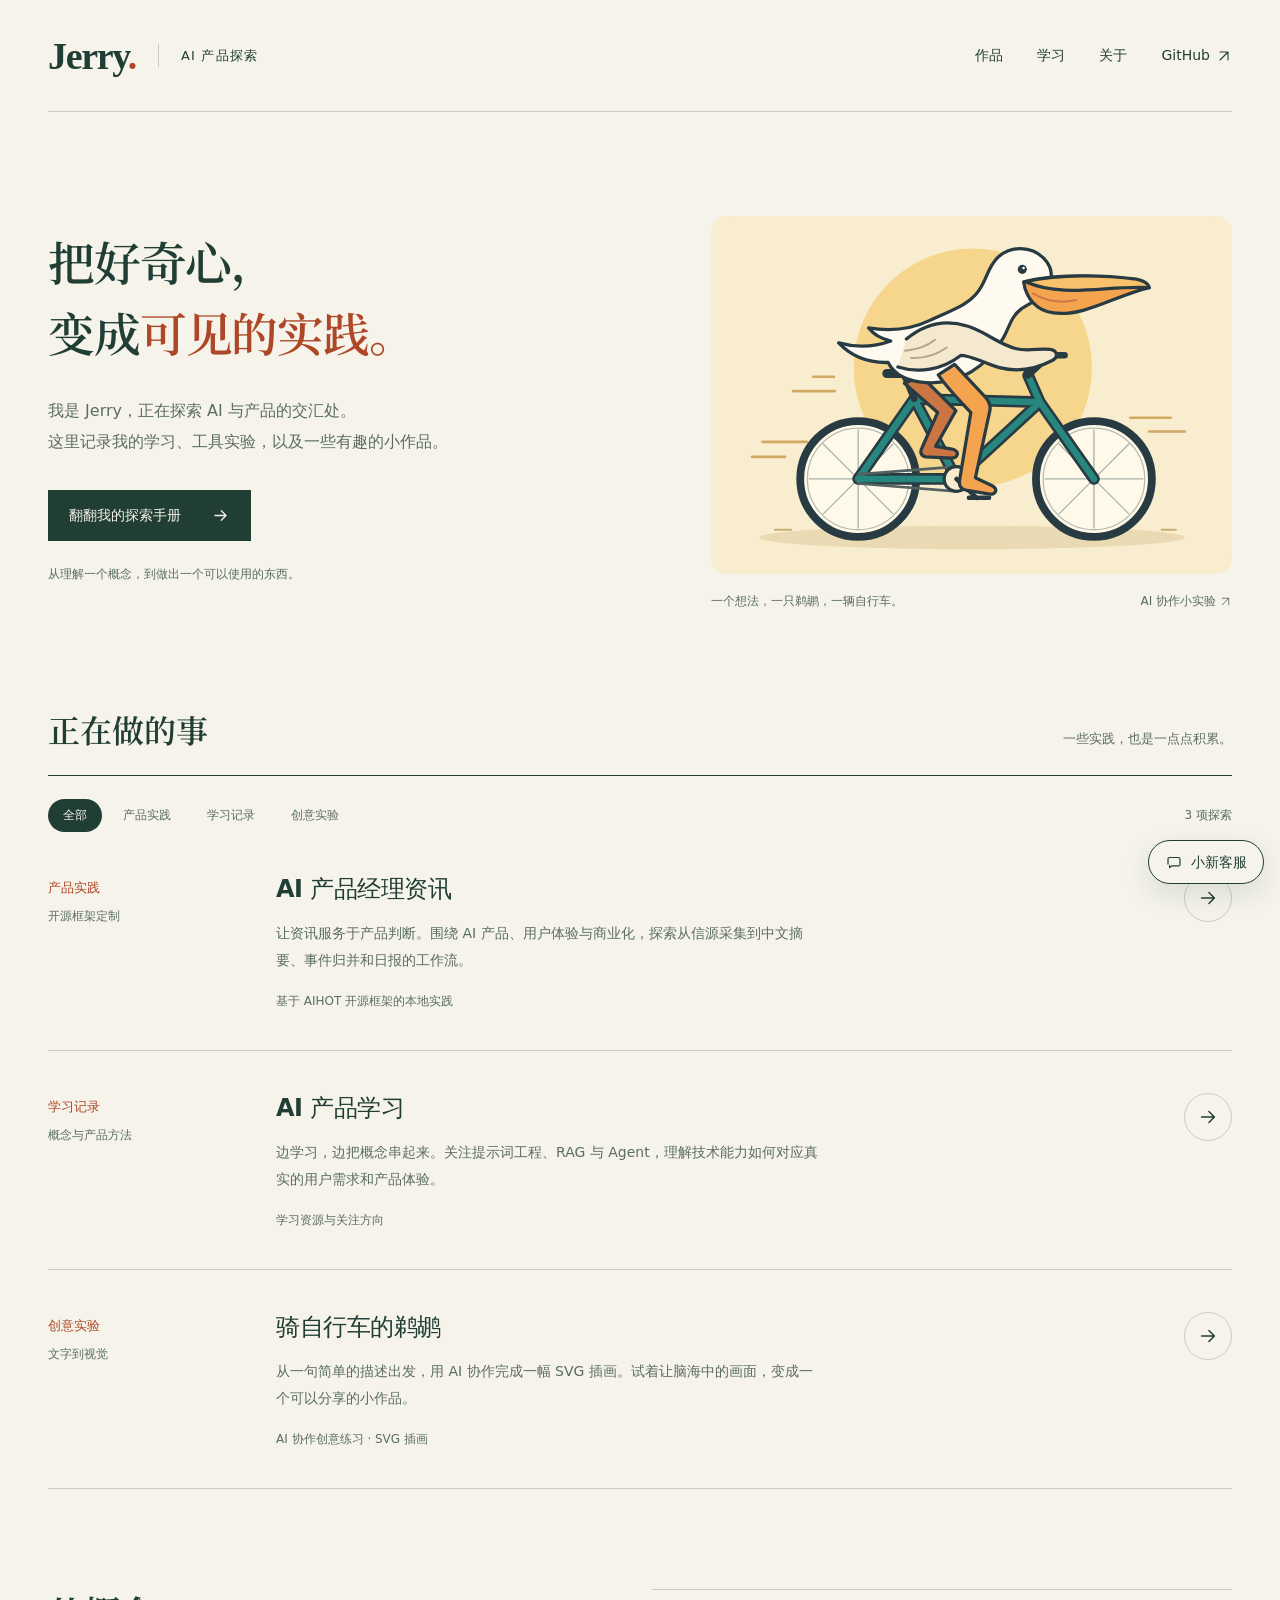
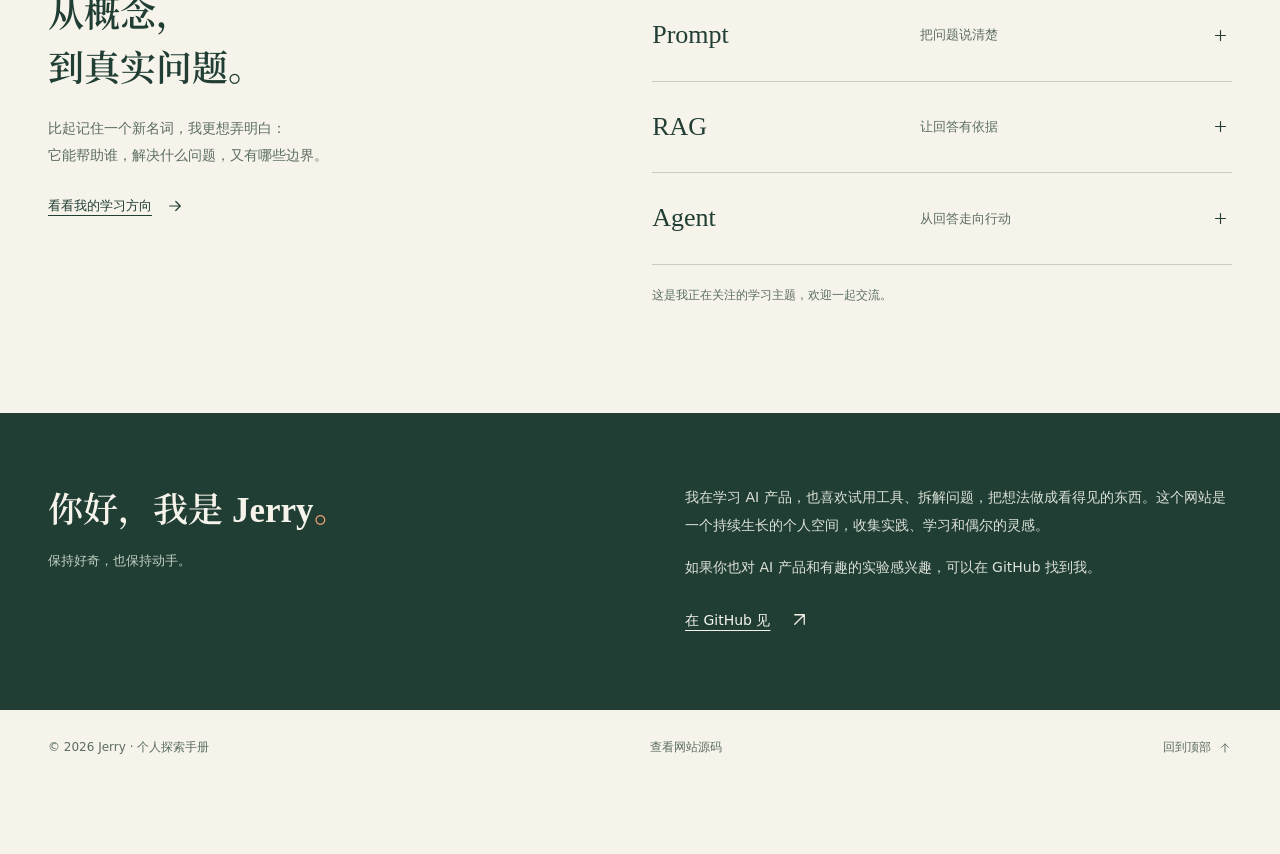
<file: docs/index.html>
<!doctype html>
<html lang="zh-CN">
<head>
  <meta charset="utf-8">
  <meta name="viewport" content="width=device-width, initial-scale=1">
  <meta name="description" content="Jerry 的个人探索手册：AI 产品学习、基于开源项目的资讯实践，以及把想法变成作品的创意实验。">
  <meta name="theme-color" content="#f5f3ea">
  <meta property="og:title" content="Jerry · AI 产品探索">
  <meta property="og:description" content="把好奇心，变成可见的实践。AI 产品学习、工具实验和小作品。">
  <meta property="og:type" content="website">
  <title>Jerry · AI 产品探索</title>
  <link rel="icon" href="assets/favicon.svg" type="image/svg+xml">
  <link rel="preload" href="assets/noto-serif-sc-headings.ttf" as="font" type="font/ttf" crossorigin>
  <link rel="stylesheet" href="styles.css">
  <script src="app.js" defer></script>
  <script src="dify-chat.config.js" defer></script>
  <script src="shin-chat.js" defer></script>
</head>
<body>
  <a class="skip-link" href="#main">跳到主要内容</a>
  <header class="site-header wrap">
    <a class="brand" href="./" aria-label="Jerry，返回首页"><span class="brand-name">Jerry<span class="brand-dot">.</span></span><span class="brand-description">AI 产品探索</span></a>
    <nav aria-label="主导航"><a href="#work">作品</a><a href="#learning">学习</a><a href="#about">关于</a><a class="nav-external" href="https://github.com/wanghaojie127-coder" target="_blank" rel="noopener noreferrer">GitHub <svg viewBox="0 0 24 24" aria-hidden="true"><path d="M6 18 18 6M6 6h12v12"/></svg></a></nav>
  </header>
  <main id="main">
    <section class="hero wrap" aria-labelledby="hero-title">
      <div class="hero-copy">
        <h1 id="hero-title">把好奇心，<br>变成<span class="accent">可见的实践。</span></h1>
        <p class="hero-description">我是 Jerry，正在探索 AI 与产品的交汇处。<br class="desktop-break">这里记录我的学习、工具实验，以及一些有趣的小作品。</p>
        <a class="primary-link" href="#work">翻翻我的探索手册 <svg viewBox="0 0 24 24" aria-hidden="true"><path d="M5 12h14m-6-6 6 6-6 6"/></svg></a>
        <p class="hero-note">从理解一个概念，到做出一个可以使用的东西。</p>
      </div>
      <figure class="hero-art">
        <a href="projects/pelican.html" aria-label="查看骑自行车的鹈鹕创意实验"><img src="assets/pelican-on-a-bike.svg" alt="一只白鹈鹕骑着青绿色自行车，橙色长喙迎向前方" width="800" height="550" fetchpriority="high"></a>
        <figcaption><span>一个想法，一只鹈鹕，一辆自行车。</span><a href="projects/pelican.html">AI 协作小实验 <svg viewBox="0 0 24 24" aria-hidden="true"><path d="M6 18 18 6M6 6h12v12"/></svg></a></figcaption>
      </figure>
    </section>

    <section id="work" class="work-section wrap" aria-labelledby="work-title">
      <div class="section-heading"><h2 id="work-title">正在做的事</h2><p>一些实践，也是一点点积累。</p></div>
      <div class="work-toolbar" hidden>
        <div class="filters" role="group" aria-label="按内容类型筛选"><button type="button" data-filter="all" aria-pressed="true">全部</button><button type="button" data-filter="product" aria-pressed="false">产品实践</button><button type="button" data-filter="learning" aria-pressed="false">学习记录</button><button type="button" data-filter="creative" aria-pressed="false">创意实验</button></div>
        <p id="filter-status" class="filter-status" aria-live="polite" aria-atomic="true">3 项探索</p>
      </div>
      <div class="project-list">
        <article class="project" data-category="product">
          <div class="project-meta"><span class="category">产品实践</span><span>开源框架定制</span></div>
          <div class="project-copy"><h3><a href="projects/ai-news.html">AI 产品经理资讯</a></h3><p>让资讯服务于产品判断。围绕 AI 产品、用户体验与商业化，探索从信源采集到中文摘要、事件归并和日报的工作流。</p><p class="project-credit">基于 AIHOT 开源框架的本地实践</p></div>
          <a class="project-open" href="projects/ai-news.html" aria-label="阅读 AI 产品经理资讯项目详情"><svg viewBox="0 0 24 24" aria-hidden="true"><path d="M5 12h14m-6-6 6 6-6 6"/></svg></a>
        </article>
        <article class="project" data-category="learning">
          <div class="project-meta"><span class="category">学习记录</span><span>概念与产品方法</span></div>
          <div class="project-copy"><h3><a href="projects/ai-learning.html">AI 产品学习</a></h3><p>边学习，边把概念串起来。关注提示词工程、RAG 与 Agent，理解技术能力如何对应真实的用户需求和产品体验。</p><p class="project-credit">学习资源与关注方向</p></div>
          <a class="project-open" href="projects/ai-learning.html" aria-label="阅读 AI 产品学习详情"><svg viewBox="0 0 24 24" aria-hidden="true"><path d="M5 12h14m-6-6 6 6-6 6"/></svg></a>
        </article>
        <article class="project" data-category="creative">
          <div class="project-meta"><span class="category">创意实验</span><span>文字到视觉</span></div>
          <div class="project-copy"><h3><a href="projects/pelican.html">骑自行车的鹈鹕</a></h3><p>从一句简单的描述出发，用 AI 协作完成一幅 SVG 插画。试着让脑海中的画面，变成一个可以分享的小作品。</p><p class="project-credit">AI 协作创意练习 · SVG 插画</p></div>
          <a class="project-open" href="projects/pelican.html" aria-label="查看骑自行车的鹈鹕插画"><svg viewBox="0 0 24 24" aria-hidden="true"><path d="M5 12h14m-6-6 6 6-6 6"/></svg></a>
        </article>
      </div>
    </section>

    <section id="learning" class="learning-section wrap" aria-labelledby="learning-title">
      <div class="learning-intro"><h2 id="learning-title">从概念，<br>到真实问题。</h2><p>比起记住一个新名词，我更想弄明白：<br>它能帮助谁，解决什么问题，又有哪些边界。</p><a class="text-link" href="projects/ai-learning.html">看看我的学习方向 <svg viewBox="0 0 24 24" aria-hidden="true"><path d="M5 12h14m-6-6 6 6-6 6"/></svg></a></div>
      <div class="learning-topics">
        <details><summary><span>Prompt</span><span>把问题说清楚</span><svg viewBox="0 0 24 24" aria-hidden="true"><path d="M12 5v14M5 12h14"/></svg></summary><p>关注怎样表达任务、补充上下文、定义输出，让一次提问更接近真正想解决的问题。</p></details>
        <details><summary><span>RAG</span><span>让回答有依据</span><svg viewBox="0 0 24 24" aria-hidden="true"><path d="M12 5v14M5 12h14"/></svg></summary><p>关注外部知识如何被检索和使用，以及资料质量、来源呈现与回答可信度之间的关系。</p></details>
        <details><summary><span>Agent</span><span>从回答走向行动</span><svg viewBox="0 0 24 24" aria-hidden="true"><path d="M12 5v14M5 12h14"/></svg></summary><p>关注 AI 如何围绕目标使用工具、推进任务，也关心用户在什么时候需要参与和确认。</p></details>
        <p class="learning-footnote">这是我正在关注的学习主题，欢迎一起交流。</p>
      </div>
    </section>

    <section id="about" class="about-section" aria-labelledby="about-title"><div class="wrap about-layout">
      <div><h2 id="about-title">你好，我是 Jerry<span>。</span></h2><p class="about-lead">保持好奇，也保持动手。</p></div>
      <div class="about-copy"><p>我在学习 AI 产品，也喜欢试用工具、拆解问题，把想法做成看得见的东西。这个网站是一个持续生长的个人空间，收集实践、学习和偶尔的灵感。</p><p>如果你也对 AI 产品和有趣的实验感兴趣，可以在 GitHub 找到我。</p><a class="light-link" href="https://github.com/wanghaojie127-coder" target="_blank" rel="noopener noreferrer">在 GitHub 见 <svg viewBox="0 0 24 24" aria-hidden="true"><path d="M6 18 18 6M6 6h12v12"/></svg></a></div>
    </div></section>
  </main>
  <footer class="site-footer wrap"><span>© 2026 Jerry · 个人探索手册</span><a href="https://github.com/wanghaojie127-coder/jerry-personal-site" target="_blank" rel="noopener noreferrer">查看网站源码</a><a href="#">回到顶部 <svg viewBox="0 0 24 24" aria-hidden="true"><path d="M12 19V5m-6 6 6-6 6 6"/></svg></a></footer>
</body>
</html>
</file>
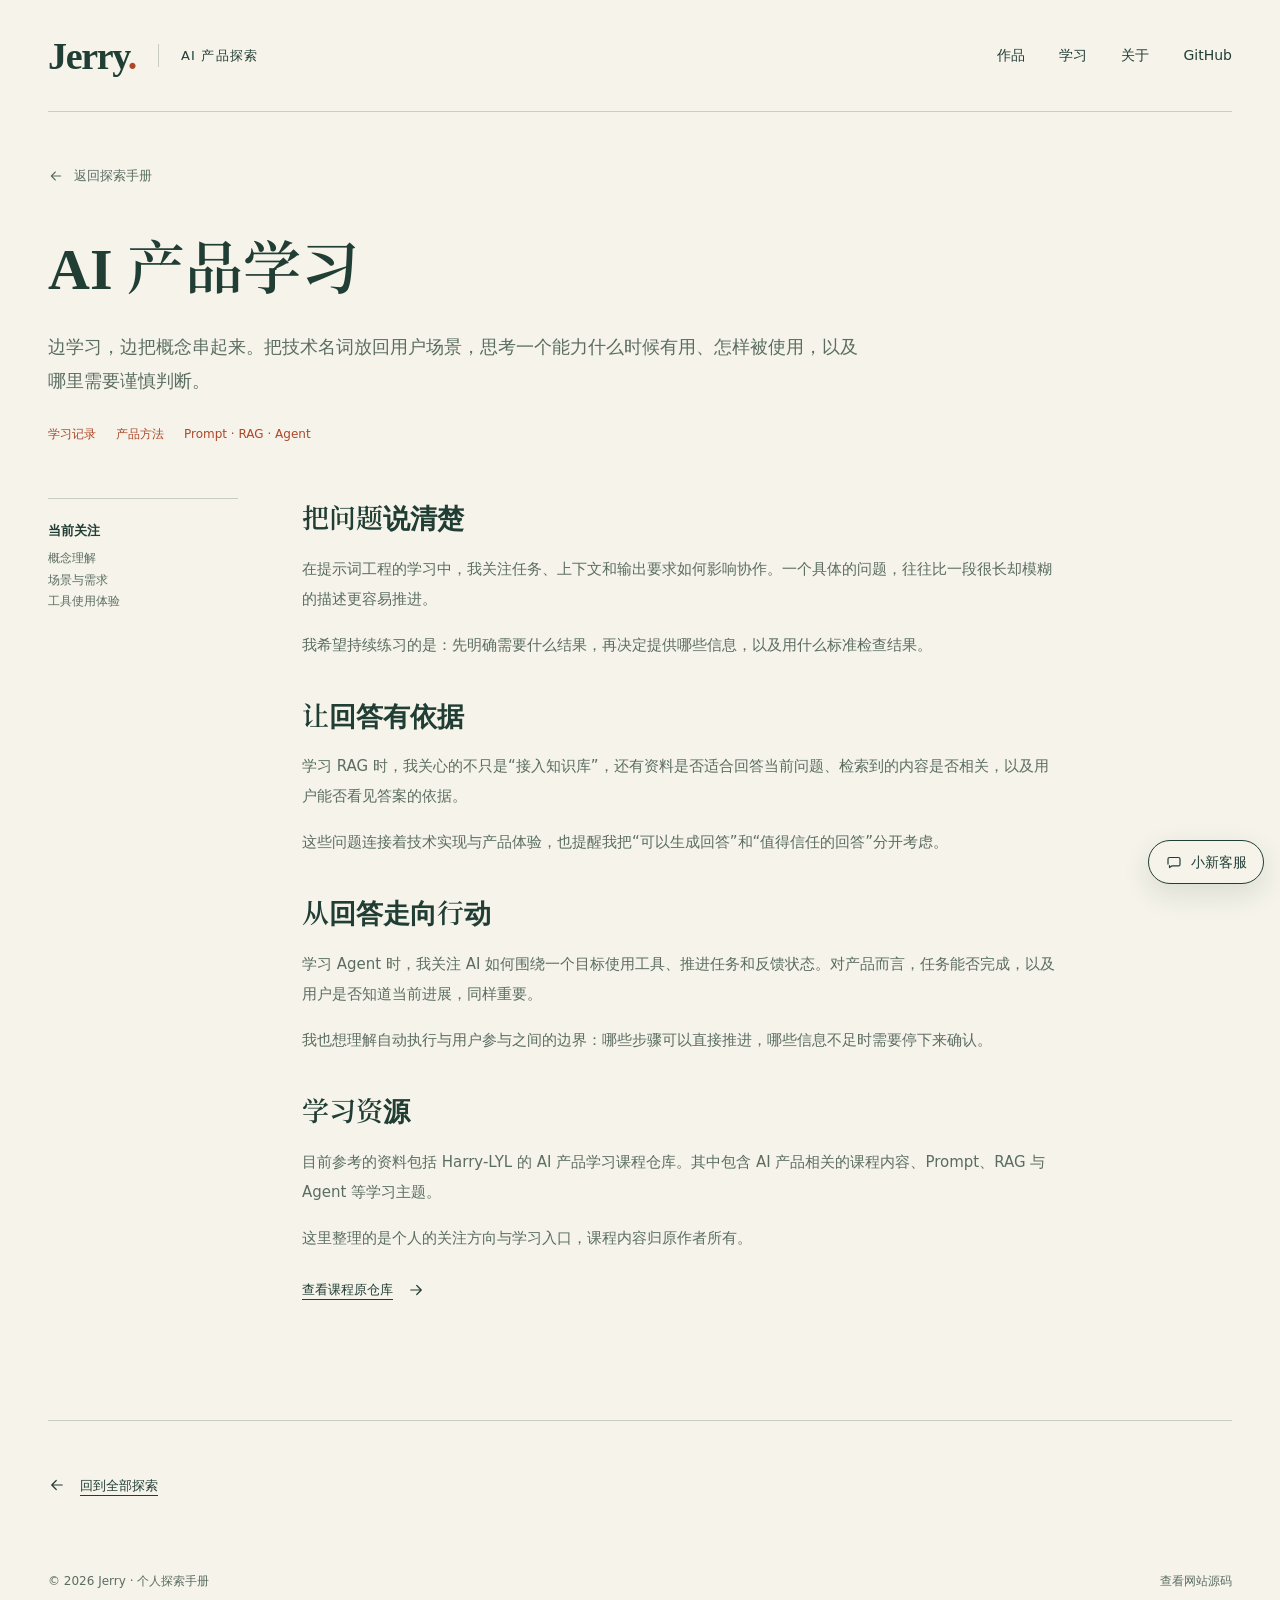
<file: docs/projects/ai-learning.html>
<!doctype html>
<html lang="zh-CN"><head><meta charset="utf-8"><meta name="viewport" content="width=device-width, initial-scale=1"><meta name="theme-color" content="#f5f3ea"><meta name="description" content="Jerry 正在关注的 AI 产品学习方向：Prompt、RAG、Agent，以及技术能力与用户需求之间的关系。"><title>AI 产品学习 · Jerry 的探索手册</title><link rel="icon" href="../assets/favicon.svg" type="image/svg+xml"><link rel="stylesheet" href="../styles.css"></head><body><a class="skip-link" href="#main">跳到主要内容</a><header class="site-header wrap"><a class="brand" href="../" aria-label="Jerry，返回首页"><span class="brand-name">Jerry<span class="brand-dot">.</span></span><span class="brand-description">AI 产品探索</span></a><nav aria-label="主导航"><a href="../#work">作品</a><a href="../#learning">学习</a><a href="../#about">关于</a><a class="nav-external" href="https://github.com/wanghaojie127-coder" target="_blank" rel="noopener noreferrer">GitHub</a></nav></header><main id="main" class="wrap"><div class="case-header"><a class="breadcrumb" href="../#work"><svg viewBox="0 0 24 24" aria-hidden="true"><path d="M19 12H5m6-6-6 6 6 6"/></svg> 返回探索手册</a><h1 class="case-title">AI 产品学习</h1><p class="case-deck">边学习，边把概念串起来。把技术名词放回用户场景，思考一个能力什么时候有用、怎样被使用，以及哪里需要谨慎判断。</p><div class="case-tags"><span>学习记录</span><span>产品方法</span><span>Prompt · RAG · Agent</span></div></div><div class="case-layout"><aside class="case-side"><strong>当前关注</strong>概念理解<br>场景与需求<br>工具使用体验</aside><article class="case-body" aria-label="项目介绍"><section><h2>把问题说清楚</h2><p>在提示词工程的学习中，我关注任务、上下文和输出要求如何影响协作。一个具体的问题，往往比一段很长却模糊的描述更容易推进。</p><p>我希望持续练习的是：先明确需要什么结果，再决定提供哪些信息，以及用什么标准检查结果。</p></section><section><h2>让回答有依据</h2><p>学习 RAG 时，我关心的不只是“接入知识库”，还有资料是否适合回答当前问题、检索到的内容是否相关，以及用户能否看见答案的依据。</p><p>这些问题连接着技术实现与产品体验，也提醒我把“可以生成回答”和“值得信任的回答”分开考虑。</p></section><section><h2>从回答走向行动</h2><p>学习 Agent 时，我关注 AI 如何围绕一个目标使用工具、推进任务和反馈状态。对产品而言，任务能否完成，以及用户是否知道当前进展，同样重要。</p><p>我也想理解自动执行与用户参与之间的边界：哪些步骤可以直接推进，哪些信息不足时需要停下来确认。</p></section><section><h2>学习资源</h2><p>目前参考的资料包括 Harry-LYL 的 AI 产品学习课程仓库。其中包含 AI 产品相关的课程内容、Prompt、RAG 与 Agent 等学习主题。</p><p>这里整理的是个人的关注方向与学习入口，课程内容归原作者所有。</p><a class="text-link" href="https://github.com/Harry-LYL/ai-pm-qieman-academy" target="_blank" rel="noopener noreferrer">查看课程原仓库 <svg viewBox="0 0 24 24" aria-hidden="true"><path d="M5 12h14m-6-6 6 6-6 6"/></svg></a></section></article></div><div class="back-to-work"><a class="text-link" href="../#work"><svg viewBox="0 0 24 24" aria-hidden="true"><path d="M19 12H5m6-6-6 6 6 6"/></svg> 回到全部探索</a></div></main><footer class="site-footer wrap"><span>© 2026 Jerry · 个人探索手册</span><a href="https://github.com/wanghaojie127-coder/jerry-personal-site" target="_blank" rel="noopener noreferrer">查看网站源码</a></footer><script src="../dify-chat.config.js" defer></script><script src="../shin-chat.js" defer></script></body></html>
</file>
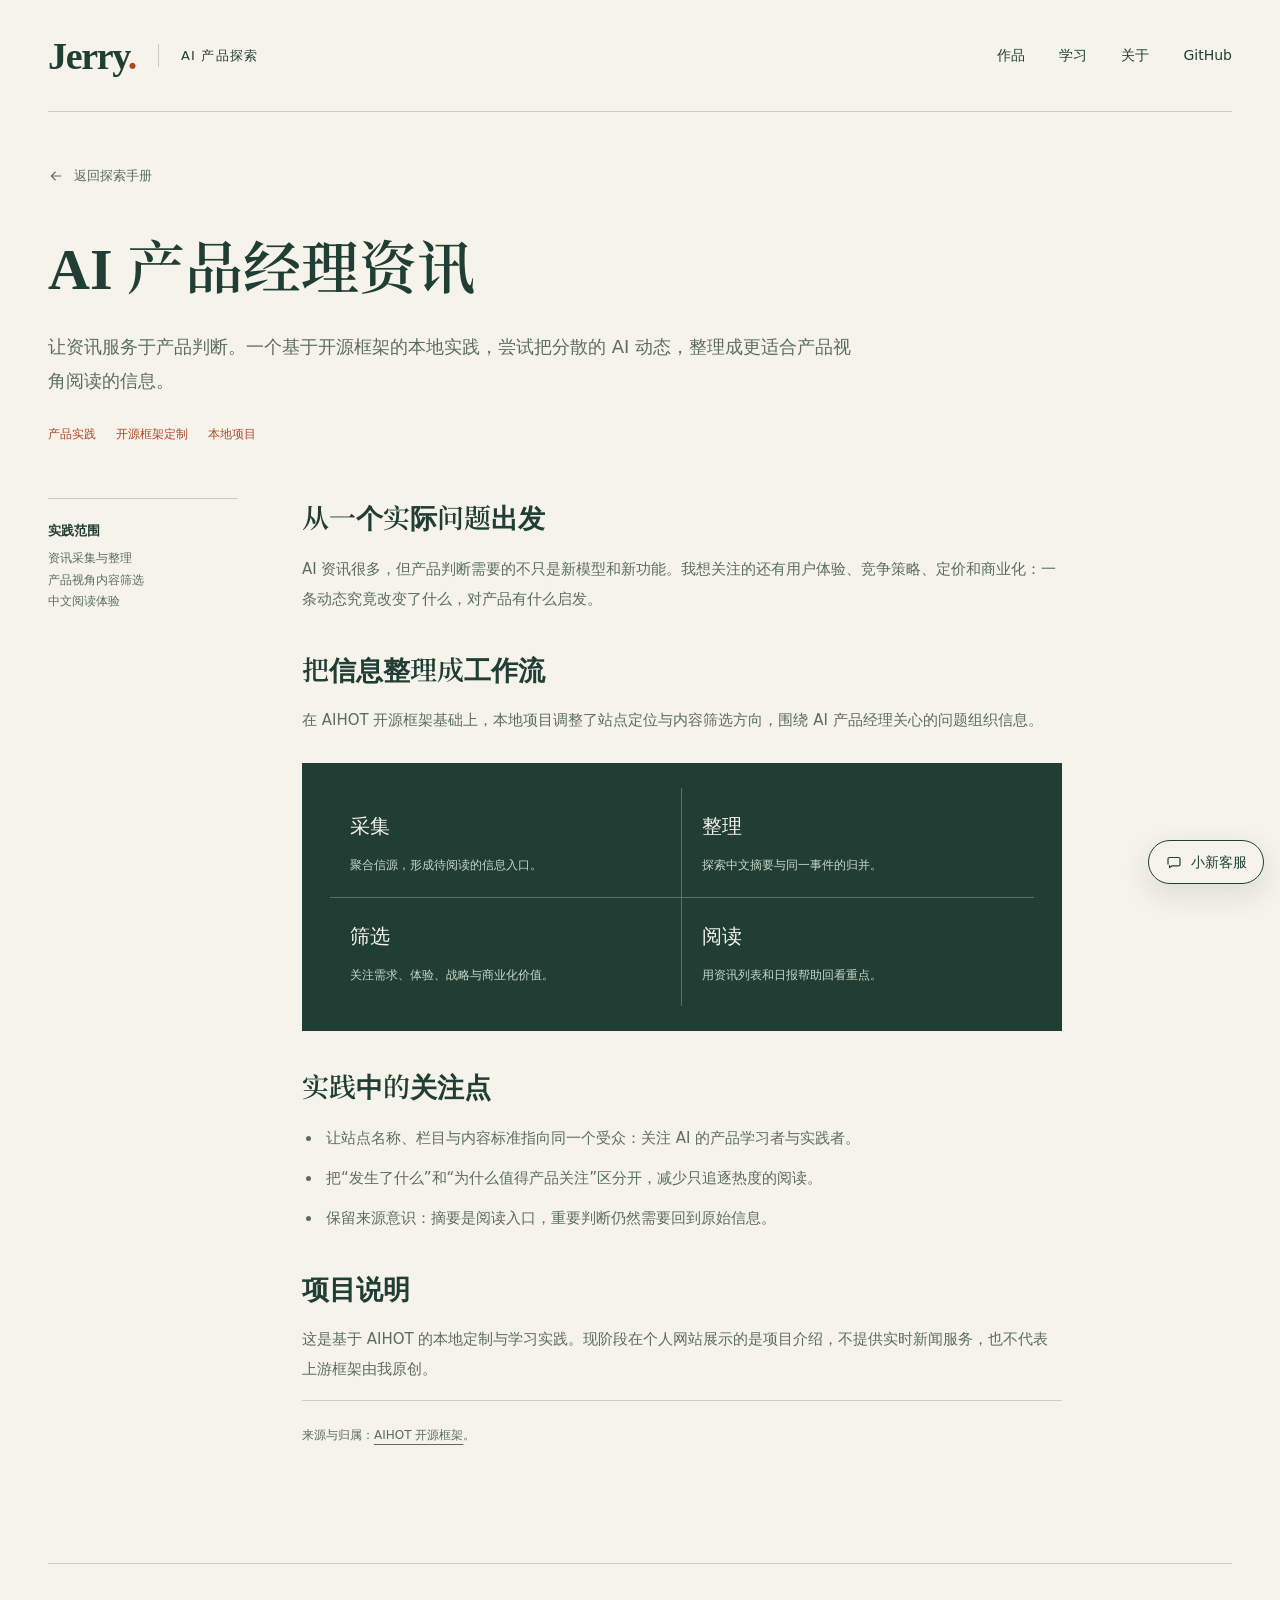
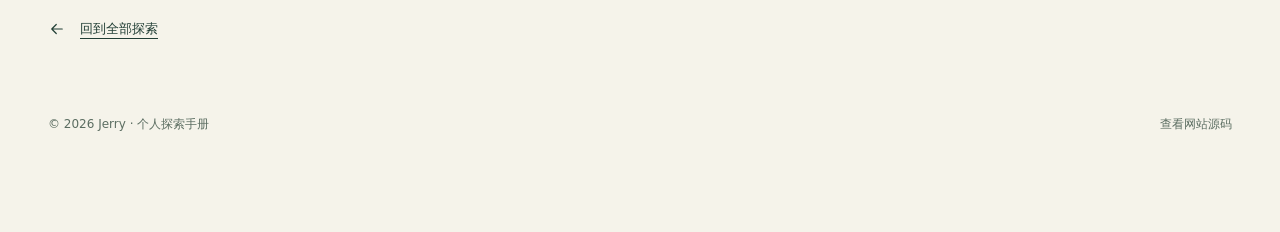
<file: docs/projects/ai-news.html>
<!doctype html>
<html lang="zh-CN"><head><meta charset="utf-8"><meta name="viewport" content="width=device-width, initial-scale=1"><meta name="theme-color" content="#f5f3ea"><meta name="description" content="基于 AIHOT 开源框架的本地资讯实践：从采集、摘要到产品视角筛选，探索信息如何服务产品判断。"><title>AI 产品经理资讯 · Jerry 的探索手册</title><link rel="icon" href="../assets/favicon.svg" type="image/svg+xml"><link rel="stylesheet" href="../styles.css"></head><body><a class="skip-link" href="#main">跳到主要内容</a><header class="site-header wrap"><a class="brand" href="../" aria-label="Jerry，返回首页"><span class="brand-name">Jerry<span class="brand-dot">.</span></span><span class="brand-description">AI 产品探索</span></a><nav aria-label="主导航"><a href="../#work">作品</a><a href="../#learning">学习</a><a href="../#about">关于</a><a class="nav-external" href="https://github.com/wanghaojie127-coder" target="_blank" rel="noopener noreferrer">GitHub</a></nav></header><main id="main" class="wrap"><div class="case-header"><a class="breadcrumb" href="../#work"><svg viewBox="0 0 24 24" aria-hidden="true"><path d="M19 12H5m6-6-6 6 6 6"/></svg> 返回探索手册</a><h1 class="case-title">AI 产品经理资讯</h1><p class="case-deck">让资讯服务于产品判断。一个基于开源框架的本地实践，尝试把分散的 AI 动态，整理成更适合产品视角阅读的信息。</p><div class="case-tags"><span>产品实践</span><span>开源框架定制</span><span>本地项目</span></div></div><div class="case-layout"><aside class="case-side"><strong>实践范围</strong>资讯采集与整理<br>产品视角内容筛选<br>中文阅读体验</aside><article class="case-body" aria-label="项目介绍"><section><h2>从一个实际问题出发</h2><p>AI 资讯很多，但产品判断需要的不只是新模型和新功能。我想关注的还有用户体验、竞争策略、定价和商业化：一条动态究竟改变了什么，对产品有什么启发。</p></section><section><h2>把信息整理成工作流</h2><p>在 AIHOT 开源框架基础上，本地项目调整了站点定位与内容筛选方向，围绕 AI 产品经理关心的问题组织信息。</p><div class="workflow" aria-label="资讯处理流程"><div><strong>采集</strong><p>聚合信源，形成待阅读的信息入口。</p></div><div><strong>整理</strong><p>探索中文摘要与同一事件的归并。</p></div><div><strong>筛选</strong><p>关注需求、体验、战略与商业化价值。</p></div><div><strong>阅读</strong><p>用资讯列表和日报帮助回看重点。</p></div></div></section><section><h2>实践中的关注点</h2><ul><li>让站点名称、栏目与内容标准指向同一个受众：关注 AI 的产品学习者与实践者。</li><li>把“发生了什么”和“为什么值得产品关注”区分开，减少只追逐热度的阅读。</li><li>保留来源意识：摘要是阅读入口，重要判断仍然需要回到原始信息。</li></ul></section><section><h2>项目说明</h2><p>这是基于 AIHOT 的本地定制与学习实践。现阶段在个人网站展示的是项目介绍，不提供实时新闻服务，也不代表上游框架由我原创。</p><p class="source-note">来源与归属：<a href="https://github.com/KKKKhazix/AIHOT" target="_blank" rel="noopener noreferrer">AIHOT 开源框架</a>。</p></section></article></div><div class="back-to-work"><a class="text-link" href="../#work"><svg viewBox="0 0 24 24" aria-hidden="true"><path d="M19 12H5m6-6-6 6 6 6"/></svg> 回到全部探索</a></div></main><footer class="site-footer wrap"><span>© 2026 Jerry · 个人探索手册</span><a href="https://github.com/wanghaojie127-coder/jerry-personal-site" target="_blank" rel="noopener noreferrer">查看网站源码</a></footer><script src="../dify-chat.config.js" defer></script><script src="../shin-chat.js" defer></script></body></html>
</file>
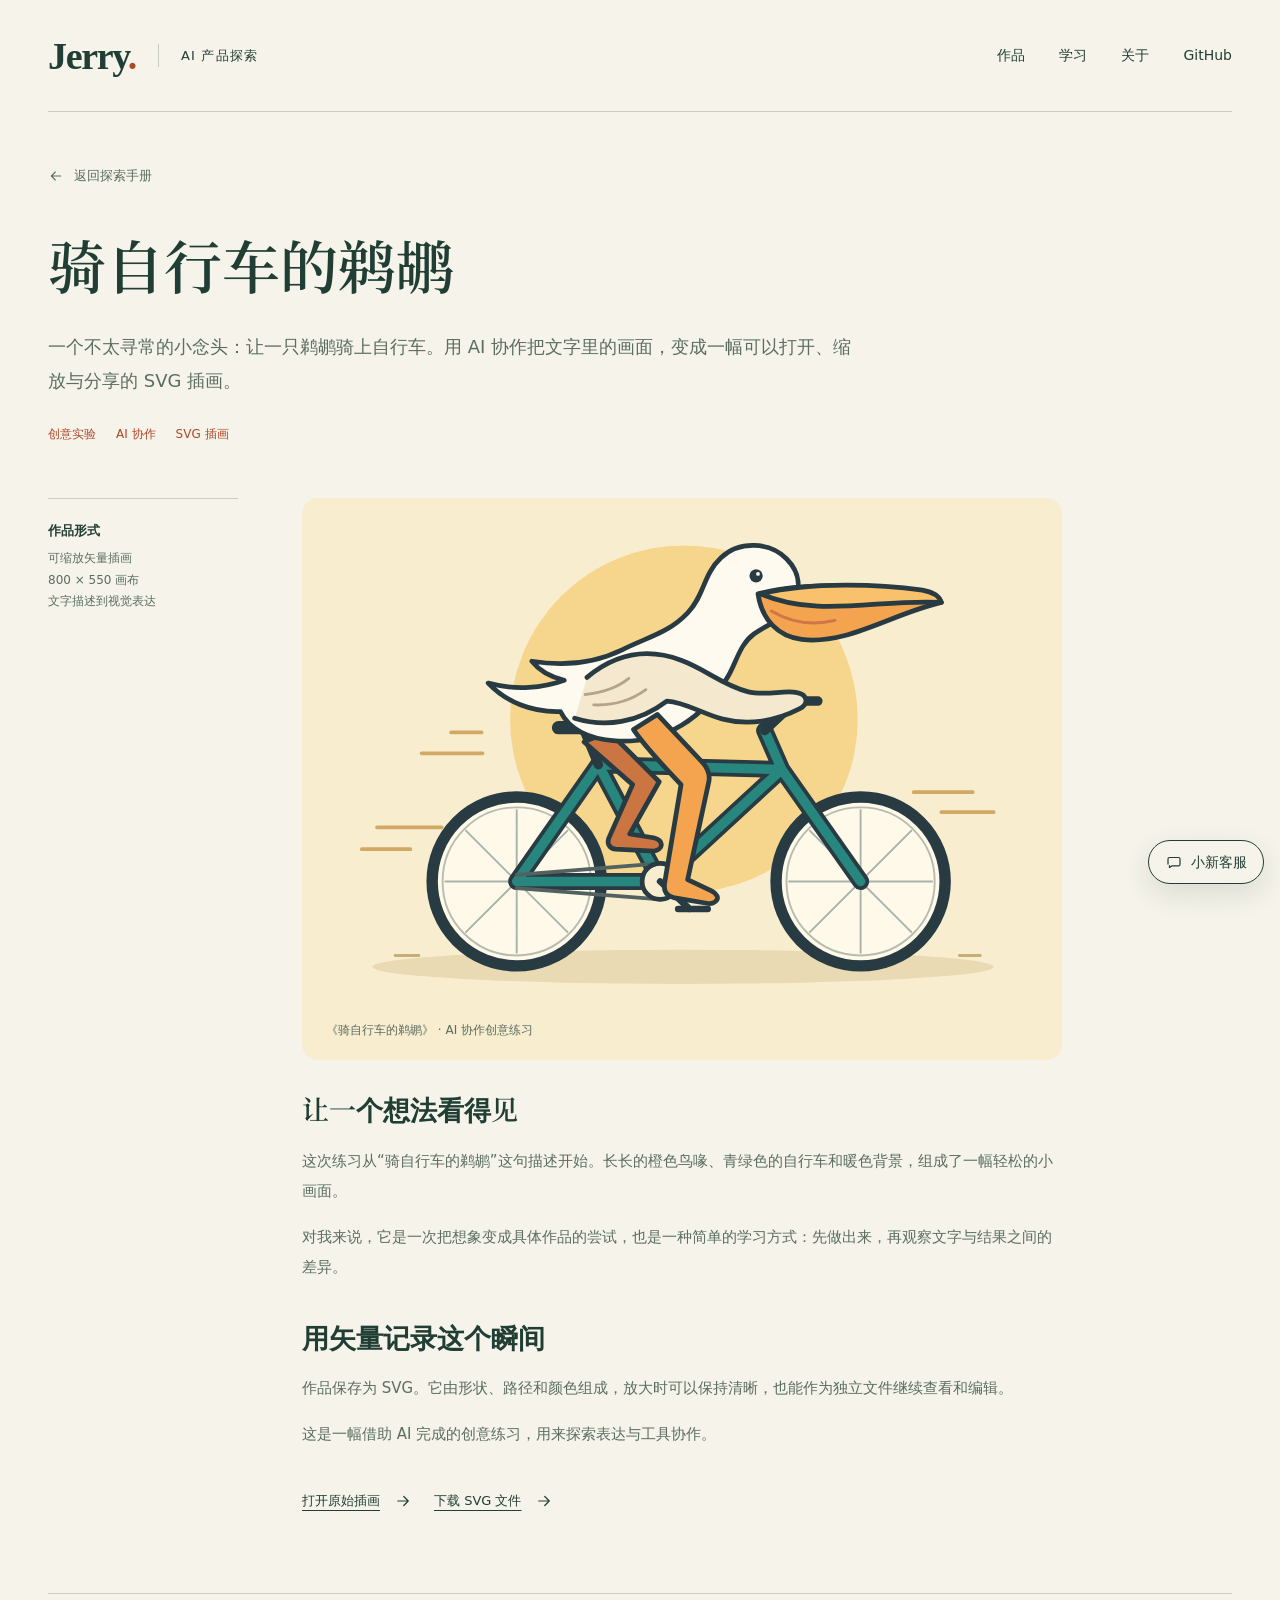
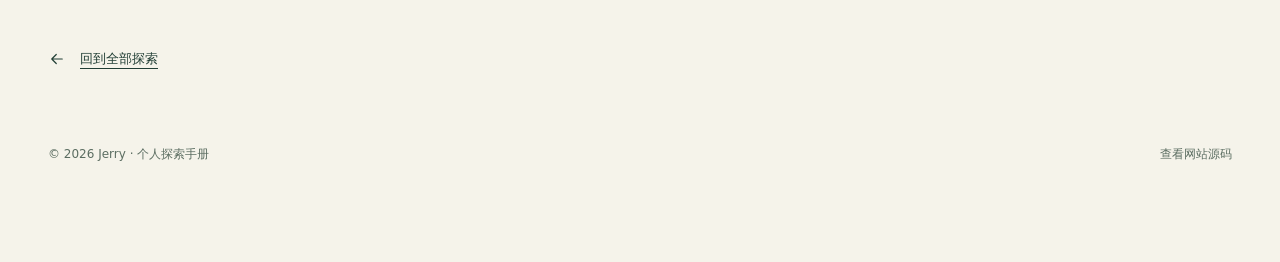
<file: docs/projects/pelican.html>
<!doctype html>
<html lang="zh-CN"><head><meta charset="utf-8"><meta name="viewport" content="width=device-width, initial-scale=1"><meta name="theme-color" content="#f5f3ea"><meta name="description" content="从一句描述到一幅 SVG 插画：Jerry 的 AI 协作创意练习，骑自行车的鹈鹕。"><title>骑自行车的鹈鹕 · Jerry 的探索手册</title><link rel="icon" href="../assets/favicon.svg" type="image/svg+xml"><link rel="stylesheet" href="../styles.css"></head><body><a class="skip-link" href="#main">跳到主要内容</a><header class="site-header wrap"><a class="brand" href="../" aria-label="Jerry，返回首页"><span class="brand-name">Jerry<span class="brand-dot">.</span></span><span class="brand-description">AI 产品探索</span></a><nav aria-label="主导航"><a href="../#work">作品</a><a href="../#learning">学习</a><a href="../#about">关于</a><a class="nav-external" href="https://github.com/wanghaojie127-coder" target="_blank" rel="noopener noreferrer">GitHub</a></nav></header><main id="main" class="wrap"><div class="case-header"><a class="breadcrumb" href="../#work"><svg viewBox="0 0 24 24" aria-hidden="true"><path d="M19 12H5m6-6-6 6 6 6"/></svg> 返回探索手册</a><h1 class="case-title">骑自行车的鹈鹕</h1><p class="case-deck">一个不太寻常的小念头：让一只鹈鹕骑上自行车。用 AI 协作把文字里的画面，变成一幅可以打开、缩放与分享的 SVG 插画。</p><div class="case-tags"><span>创意实验</span><span>AI 协作</span><span>SVG 插画</span></div></div><div class="case-layout"><aside class="case-side"><strong>作品形式</strong>可缩放矢量插画<br>800 × 550 画布<br>文字描述到视觉表达</aside><article class="case-body" aria-label="项目介绍"><figure class="art-full"><img src="../assets/pelican-on-a-bike.svg" alt="白鹈鹕握住青绿色自行车的车把，橙色脚蹬在踏板上，暖黄色背景衬托骑行的画面" width="800" height="550"><figcaption>《骑自行车的鹈鹕》 · AI 协作创意练习</figcaption></figure><section><h2>让一个想法看得见</h2><p>这次练习从“骑自行车的鹈鹕”这句描述开始。长长的橙色鸟喙、青绿色的自行车和暖色背景，组成了一幅轻松的小画面。</p><p>对我来说，它是一次把想象变成具体作品的尝试，也是一种简单的学习方式：先做出来，再观察文字与结果之间的差异。</p></section><section><h2>用矢量记录这个瞬间</h2><p>作品保存为 SVG。它由形状、路径和颜色组成，放大时可以保持清晰，也能作为独立文件继续查看和编辑。</p><p>这是一幅借助 AI 完成的创意练习，用来探索表达与工具协作。</p></section><div class="case-actions"><a class="text-link" href="../assets/pelican-on-a-bike.svg" target="_blank" rel="noopener noreferrer">打开原始插画 <svg viewBox="0 0 24 24" aria-hidden="true"><path d="M5 12h14m-6-6 6 6-6 6"/></svg></a><a class="text-link" href="../assets/pelican-on-a-bike.svg" download="骑自行车的鹈鹕.svg">下载 SVG 文件 <svg viewBox="0 0 24 24" aria-hidden="true"><path d="M5 12h14m-6-6 6 6-6 6"/></svg></a></div></article></div><div class="back-to-work"><a class="text-link" href="../#work"><svg viewBox="0 0 24 24" aria-hidden="true"><path d="M19 12H5m6-6-6 6 6 6"/></svg> 回到全部探索</a></div></main><footer class="site-footer wrap"><span>© 2026 Jerry · 个人探索手册</span><a href="https://github.com/wanghaojie127-coder/jerry-personal-site" target="_blank" rel="noopener noreferrer">查看网站源码</a></footer><script src="../dify-chat.config.js" defer></script><script src="../shin-chat.js" defer></script></body></html>
</file>
<file: docs/styles.css>
@font-face{font-family:"Noto Serif Headings";src:url("assets/noto-serif-sc-headings.ttf") format("truetype");font-style:normal;font-weight:600;font-display:swap}
:root{--paper:#f5f3ea;--ink:#213e35;--muted:#5b6d61;--rule:#c8cdbf;--accent:#ae4728;--accent-light:#eb9f72;--art:#f8edcf;--serif:"Noto Serif Headings","Songti SC","Noto Serif CJK SC",serif;--sans:"PingFang SC","Microsoft YaHei",system-ui,sans-serif;--ease:cubic-bezier(.16,1,.3,1)}
*{box-sizing:border-box}html{scroll-behavior:smooth;scroll-padding-top:32px;scrollbar-color:var(--muted) var(--paper)}body{margin:0;background:var(--paper);color:var(--ink);font-family:var(--sans);font-size:16px;line-height:1.8;-webkit-font-smoothing:antialiased}::selection{background:#e8b997;color:#213e35}a{color:inherit;text-decoration-thickness:1px;text-underline-offset:5px}a:hover{color:var(--accent)}a:focus-visible,button:focus-visible,summary:focus-visible{outline:2px solid var(--accent);outline-offset:6px;border-radius:2px}button{font:inherit;cursor:pointer}img{max-width:100%;height:auto;display:block}svg{width:22px;height:22px;fill:none;stroke:currentColor;stroke-width:1.6;stroke-linecap:round;stroke-linejoin:round;flex-shrink:0}h1,h2,h3,p,figure{margin:0}h1,h2{font-family:var(--serif);font-weight:600;line-height:1.4;text-wrap:balance}h3{font-weight:550;line-height:1.5}p{text-wrap:pretty}button,a,summary{-webkit-tap-highlight-color:transparent}.wrap{width:min(1200px,calc(100% - 96px));margin-inline:auto}.skip-link{position:absolute;z-index:5;left:24px;top:-100px;padding:12px 20px;background:var(--ink);color:var(--paper)}.skip-link:focus{top:12px}.site-header{min-height:112px;display:flex;align-items:center;justify-content:space-between;border-bottom:1px solid var(--rule);gap:24px}.brand{display:flex;align-items:center;text-decoration:none;gap:22px;white-space:nowrap}.brand-name{font-family:Georgia,"Times New Roman",serif;font-size:38px;font-weight:bold;letter-spacing:-.035em;line-height:1}.brand-dot{color:var(--accent)}.brand-description{border-left:1px solid var(--rule);padding-left:22px;font-size:13px;letter-spacing:.09em}.site-header nav{display:flex;gap:34px;align-items:center;font-size:14px}.site-header nav a{text-decoration:none}.site-header nav a:hover{text-decoration:underline}.nav-external{display:inline-flex;gap:6px;align-items:center}.nav-external svg{width:16px;height:16px}.hero{display:grid;grid-template-columns:1.17fr 1fr;gap:54px;align-items:center;padding-block:86px 94px}.hero h1{font-size:clamp(34px,3.65vw,52px);letter-spacing:-.025em;line-height:1.52;white-space:nowrap}.accent{color:var(--accent)}.hero-description{margin-top:28px;color:var(--muted);font-size:16px;line-height:1.95}.primary-link{display:inline-flex;align-items:center;gap:30px;margin-top:32px;background:var(--ink);color:var(--paper);padding:13px 21px;text-decoration:none;font-size:14px}.primary-link:hover{background:#335747;color:var(--paper)}.primary-link svg{width:19px;height:19px}.hero-note{font-size:12px;color:var(--muted);margin-top:23px}.hero-art{padding-top:18px;animation:arrive 700ms var(--ease) both}.hero-art>a{display:block;background:var(--art);border-radius:16px}.hero-art img{width:100%;border-radius:16px}.hero-art figcaption{margin-top:17px;font-size:12px;color:var(--muted);display:flex;align-items:center;justify-content:space-between;gap:10px}.hero-art figcaption a{display:inline-flex;align-items:center;gap:3px;text-decoration:none;white-space:nowrap}.hero-art figcaption svg{width:13px;height:13px}.section-heading{display:flex;align-items:baseline;justify-content:space-between;gap:24px;border-bottom:1px solid var(--ink);padding-bottom:24px}.section-heading h2{font-size:32px}.section-heading p{font-size:13px;color:var(--muted)}.work-toolbar{display:flex;align-items:center;justify-content:space-between;padding-top:23px;gap:18px}.work-toolbar[hidden]{display:none}.filters{display:flex;gap:6px;flex-wrap:wrap}.filters button{padding:5px 14px;border:1px solid transparent;border-radius:30px;background:none;color:var(--muted);font-size:12px;line-height:1.7}.filters button:hover{color:var(--ink);border-color:var(--rule)}.filters button[aria-pressed=true]{background:var(--ink);color:var(--paper)}.filter-status{font-size:12px;color:var(--muted);white-space:nowrap;font-variant-numeric:tabular-nums}.project{display:grid;grid-template-columns:190px minmax(0,1fr) 64px;gap:38px;align-items:start;padding:39px 0 36px;border-bottom:1px solid var(--rule)}.project[hidden]{display:none}.project-meta{display:flex;flex-direction:column;gap:7px;color:var(--muted);font-size:12px;padding-top:5px}.category{font-size:13px;color:var(--accent)}.project h3{font-size:24px;letter-spacing:-.02em}.project h3 a{text-decoration:none}.project h3 a:hover{text-decoration:underline}.project-copy>p{font-size:14px;line-height:1.95;color:var(--muted);max-width:61ch;margin-top:13px}.project-copy .project-credit{font-size:12px;margin-top:16px}.project-open{border:1px solid var(--rule);width:48px;height:48px;border-radius:50%;display:grid;place-items:center;justify-self:end;margin-top:3px;transition:background 180ms,color 180ms,border-color 180ms}.project-open:hover{border-color:var(--ink);background:var(--ink);color:var(--paper)}.learning-section{display:grid;grid-template-columns:1fr 1.15fr;gap:100px;padding-block:96px 106px}.learning-intro h2{font-size:36px;line-height:1.5}.learning-intro p{font-size:14px;line-height:1.95;margin-top:22px;color:var(--muted)}.text-link{display:inline-flex;align-items:center;gap:14px;margin-top:25px;font-size:13px}.text-link svg{width:18px;height:18px}.learning-topics{padding-top:4px}.learning-topics details{border-bottom:1px solid var(--rule)}.learning-topics details:first-child{border-top:1px solid var(--rule)}summary{cursor:pointer;list-style:none}summary::-webkit-details-marker{display:none}.learning-topics summary{display:grid;grid-template-columns:1fr 1.1fr 20px;gap:18px;align-items:center;padding-block:22px}.learning-topics summary>span:first-child{font-family:Georgia,serif;font-size:26px}.learning-topics summary>span:nth-child(2){font-size:13px;color:var(--muted)}.learning-topics summary svg{width:17px;height:17px;transition:transform 200ms var(--ease)}.learning-topics details[open] summary svg{transform:rotate(45deg)}.learning-topics details>p{font-size:14px;color:var(--muted);padding:0 36px 25px 0;line-height:1.9}.learning-footnote{font-size:12px;color:var(--muted);margin-top:20px}.about-section{background:var(--ink);color:var(--paper);padding-block:70px 76px}.about-layout{display:grid;grid-template-columns:1fr 1fr;gap:90px}.about-layout h2{font-size:35px;white-space:nowrap}.about-layout h2 span{color:var(--accent-light)}.about-lead{font-size:13px;color:#bfcfc0;margin-top:17px}.about-copy{font-size:14px;line-height:2;color:#dbe1d6}.about-copy>p+p{margin-top:14px}.light-link{display:inline-flex;gap:20px;align-items:center;margin-top:25px;color:var(--paper);font-size:14px}.light-link:hover{color:var(--accent-light)}.light-link svg{width:19px;height:19px}.site-footer{display:flex;align-items:center;justify-content:space-between;gap:20px;padding-block:27px;font-size:12px;color:var(--muted)}.site-footer a{display:inline-flex;align-items:center;gap:7px;text-decoration:none}.site-footer a:hover{text-decoration:underline}.site-footer svg{width:14px;height:14px}
.case-header{padding-block:22px 52px}.breadcrumb{display:inline-flex;align-items:center;gap:10px;font-size:13px;color:var(--muted);text-decoration:none;margin-top:30px}.breadcrumb svg{width:16px;height:16px}.case-title{font-size:clamp(34px,5vw,58px);margin-top:32px;line-height:1.35}.case-deck{font-size:18px;color:var(--muted);max-width:45em;line-height:1.9;margin-top:26px}.case-tags{display:flex;gap:20px;flex-wrap:wrap;margin-top:26px;font-size:12px;color:var(--accent)}.case-layout{display:grid;grid-template-columns:190px minmax(0,1fr);gap:64px;padding-bottom:80px}.case-side{border-top:1px solid var(--rule);padding-top:20px;font-size:12px;color:var(--muted)}.case-side strong{display:block;color:var(--ink);font-size:13px;margin-bottom:6px}.case-body{max-width:760px}.case-body section{margin-bottom:36px}.case-body h2{font-size:27px;margin-bottom:18px}.case-body p{font-size:15px;line-height:2;color:var(--muted)}.case-body p+p{margin-top:16px}.case-body ul{padding-left:20px;color:var(--muted);font-size:15px;line-height:2}.case-body li{padding-left:4px;margin-top:10px}.workflow{display:grid;grid-template-columns:1fr 1fr;gap:0;padding:25px 28px;background:var(--ink);color:var(--paper);margin-block:28px 36px}.workflow div{padding:20px}.workflow strong{display:block;font-weight:500;font-size:20px}.workflow p{color:#c7d7c7;font-size:12px;line-height:1.85;margin-top:10px}.workflow div:nth-child(-n+2){border-bottom:1px solid #567366}.workflow div:nth-child(odd){border-right:1px solid #567366}.source-note{border-top:1px solid var(--rule);padding-top:22px;font-size:12px!important}.art-full{background:var(--art);border-radius:16px;margin-bottom:30px}.art-full img{width:100%}.art-full figcaption{font-size:12px;color:var(--muted);padding:0 24px 18px}.case-actions{display:flex;flex-wrap:wrap;gap:22px}.case-actions .text-link{margin-top:4px}.back-to-work{border-top:1px solid var(--rule);padding-block:28px 42px;font-size:13px}
@keyframes arrive{from{opacity:.7;transform:translateY(10px)}to{opacity:1;transform:translateY(0)}}
@media(min-width:1500px){.hero{padding-block:105px 112px}.hero h1{font-size:54px}}
@media(max-width:1050px){.wrap{width:calc(100% - 64px)}.brand-description{display:none}.hero{gap:30px;padding-block:64px 76px;grid-template-columns:1.13fr 1fr}.hero h1{font-size:clamp(30px,3.8vw,42px)}.hero-description{font-size:14px}.hero-art figcaption{flex-direction:column;align-items:flex-start;gap:2px}.project{grid-template-columns:145px minmax(0,1fr) 48px;gap:24px}.learning-section{gap:55px}.about-layout{gap:50px}.about-layout h2{font-size:30px}.case-layout{gap:40px;grid-template-columns:150px minmax(0,1fr)}}
@media(max-width:720px){.wrap{width:calc(100% - 40px)}.site-header{min-height:86px;gap:18px}.brand-name{font-size:32px}.site-header nav{gap:21px;font-size:12px}.nav-external{display:none!important}.hero{display:flex;flex-direction:column;gap:38px;padding-block:44px 51px;align-items:stretch}.hero h1{font-size:clamp(29px,7.4vw,47px);line-height:1.55}.hero-description{font-size:14px;margin-top:22px}.desktop-break{display:none}.primary-link{margin-top:23px;padding:12px 19px;gap:25px;font-size:13px}.hero-note{margin-top:17px;font-size:12px}.hero-art{padding-top:0;max-width:540px;width:100%;margin-inline:auto}.hero-art figcaption{flex-direction:row;align-items:center;gap:12px;font-size:12px;margin-top:12px}.hero-art figcaption svg{width:12px;height:12px}.section-heading{align-items:flex-start;gap:12px;padding-bottom:19px;flex-direction:column}.section-heading h2{font-size:28px}.section-heading p{font-size:12px}.work-toolbar{align-items:flex-start;padding-top:18px;gap:8px}.filters{gap:2px}.filters button{font-size:12px;padding:5px 10px}.filter-status{font-size:12px;padding-top:6px}.project{grid-template-columns:minmax(0,1fr) 42px;gap:12px;padding-block:27px}.project-meta{grid-column:1/-1;flex-direction:row;gap:13px;padding:0;font-size:12px}.category{font-size:12px}.project h3{font-size:21px}.project-copy>p{font-size:13px;line-height:1.9;margin-top:11px}.project-copy .project-credit{font-size:12px;margin-top:13px}.project-open{width:38px;height:38px;margin-top:2px}.project-open svg{width:18px;height:18px}.learning-section{grid-template-columns:1fr;gap:31px;padding-block:54px 58px}.learning-intro h2{font-size:30px}.learning-intro h2 br{display:none}.learning-intro p{font-size:13px;margin-top:18px}.text-link{font-size:12px;margin-top:18px}.learning-topics summary{padding-block:18px;grid-template-columns:1fr 1.3fr 18px;gap:14px}.learning-topics summary>span:first-child{font-size:25px}.learning-topics summary>span:nth-child(2){font-size:12px}.learning-topics details>p{font-size:13px;padding-right:20px}.about-section{padding-block:47px 50px}.about-layout{grid-template-columns:1fr;gap:25px}.about-layout h2{font-size:29px}.about-lead{margin-top:11px;font-size:12px}.about-copy{font-size:13px}.light-link{font-size:13px;margin-top:20px}.site-footer{flex-wrap:wrap;gap:14px;padding-block:23px;font-size:12px}.site-footer>span{width:100%}.site-footer a:last-child{margin-left:auto}.case-header{padding-block:8px 32px}.breadcrumb{margin-top:24px;font-size:12px}.case-title{font-size:35px;margin-top:26px}.case-deck{font-size:15px;margin-top:21px}.case-tags{font-size:12px;gap:15px;margin-top:20px}.case-layout{grid-template-columns:1fr;gap:28px;padding-bottom:25px}.case-side{padding-top:17px}.case-body h2{font-size:24px}.case-body p,.case-body ul{font-size:14px}.workflow{padding:12px}.workflow div{padding:16px}.workflow strong{font-size:18px}.workflow p{font-size:12px}.art-full figcaption{font-size:12px;padding-inline:18px}.case-body section{margin-bottom:29px}.back-to-work{padding-bottom:28px}}
@media(max-width:360px){.wrap{width:calc(100% - 32px)}.site-header nav{gap:16px}.hero h1{font-size:27px}.hero-art figcaption{flex-direction:column;align-items:flex-start}.work-toolbar{flex-direction:column;gap:7px}.filter-status{padding-left:10px}.learning-intro h2{font-size:27px}.about-layout h2{font-size:27px}.workflow{grid-template-columns:1fr}.workflow div:nth-child(odd){border-right:0}.workflow div:not(:last-child){border-bottom:1px solid #567366}}
@media(prefers-reduced-motion:reduce){html{scroll-behavior:auto}*,*::before,*::after{animation:none!important;transition:none!important}}

/* Accessible interaction colors on dark surfaces. */
.skip-link:hover{color:var(--paper)}
.light-link:focus-visible{outline-color:var(--accent-light)}

/* 小新客服：固定在右下角，并给页脚留出空隙，避免挡住「回到顶部」。 */
.skip-link{z-index:60}
html{scroll-padding-bottom:calc(96px + env(safe-area-inset-bottom))}
.site-footer{padding-bottom:calc(96px + env(safe-area-inset-bottom))}
.shin-chat{position:fixed;z-index:40;right:max(16px,env(safe-area-inset-right));bottom:max(16px,env(safe-area-inset-bottom));display:flex;flex-direction:column;align-items:flex-end;gap:10px;max-width:calc(100vw - 32px - env(safe-area-inset-left) - env(safe-area-inset-right))}
.shin-chat-toggle,.shin-chat-close{border:1px solid var(--ink);background:var(--paper);color:var(--ink);border-radius:999px}
.shin-chat-toggle{display:inline-flex;align-items:center;gap:8px;min-height:44px;padding:0 16px;font-size:14px;line-height:1;white-space:nowrap;box-shadow:0 10px 28px rgba(33,62,53,.12)}
.shin-chat-toggle svg{width:18px;height:18px}
.shin-chat-toggle:hover,.shin-chat-toggle[aria-expanded=true]{background:var(--ink);color:var(--paper)}
.shin-chat-panel{width:min(380px,calc(100vw - 32px - env(safe-area-inset-left) - env(safe-area-inset-right)));max-height:calc(100dvh - 96px - env(safe-area-inset-bottom));display:flex;flex-direction:column;background:var(--paper);color:var(--ink);border:1px solid var(--ink);border-radius:16px;overflow:hidden;box-shadow:0 16px 40px rgba(33,62,53,.16)}
.shin-chat-panel[hidden]{display:none!important}
/* 高度取视口剩余空间，上限 640px。小屏不设 700px 最小高度。 */
.shin-chat-panel.is-ready{height:min(640px,calc(100dvh - 96px - env(safe-area-inset-bottom)));min-height:0}
.shin-chat-bar{display:flex;align-items:center;justify-content:space-between;gap:12px;padding:10px 12px 10px 16px;border-bottom:1px solid var(--rule)}
.shin-chat-bar h2{font-size:18px;line-height:1.4}
.shin-chat-close{min-height:44px;padding:0 14px;font-size:13px}
.shin-chat-close:hover{background:var(--ink);color:var(--paper)}
.shin-chat-body{min-height:0;display:flex;flex-direction:column;flex:1}
.shin-chat-panel.is-ready .shin-chat-body{display:grid;grid-template-rows:auto minmax(0,1fr)}
.shin-chat-caption,.shin-chat-note{margin:0;color:var(--muted);font-size:13px;line-height:1.7}
.shin-chat-caption{padding:8px 16px;border-bottom:1px solid var(--rule)}
.shin-chat-note{padding:16px 16px 18px;font-size:14px}
.shin-chat-close:focus-visible,.shin-chat-toggle:focus-visible{outline-offset:3px}
.shin-chat-frame{display:block;width:100%;height:100%;border:0;background:#fff}
.shin-chat-sr{position:absolute;width:1px;height:1px;padding:0;margin:-1px;overflow:hidden;clip:rect(0,0,0,0);white-space:nowrap;border:0}
@media(max-width:720px){.shin-chat-panel.is-ready{height:min(560px,calc(100dvh - 96px - env(safe-area-inset-bottom)));min-height:0}.shin-chat-bar h2{font-size:17px}}
@media print{.shin-chat{display:none!important}.site-footer{padding-bottom:27px!important}}
</file>
